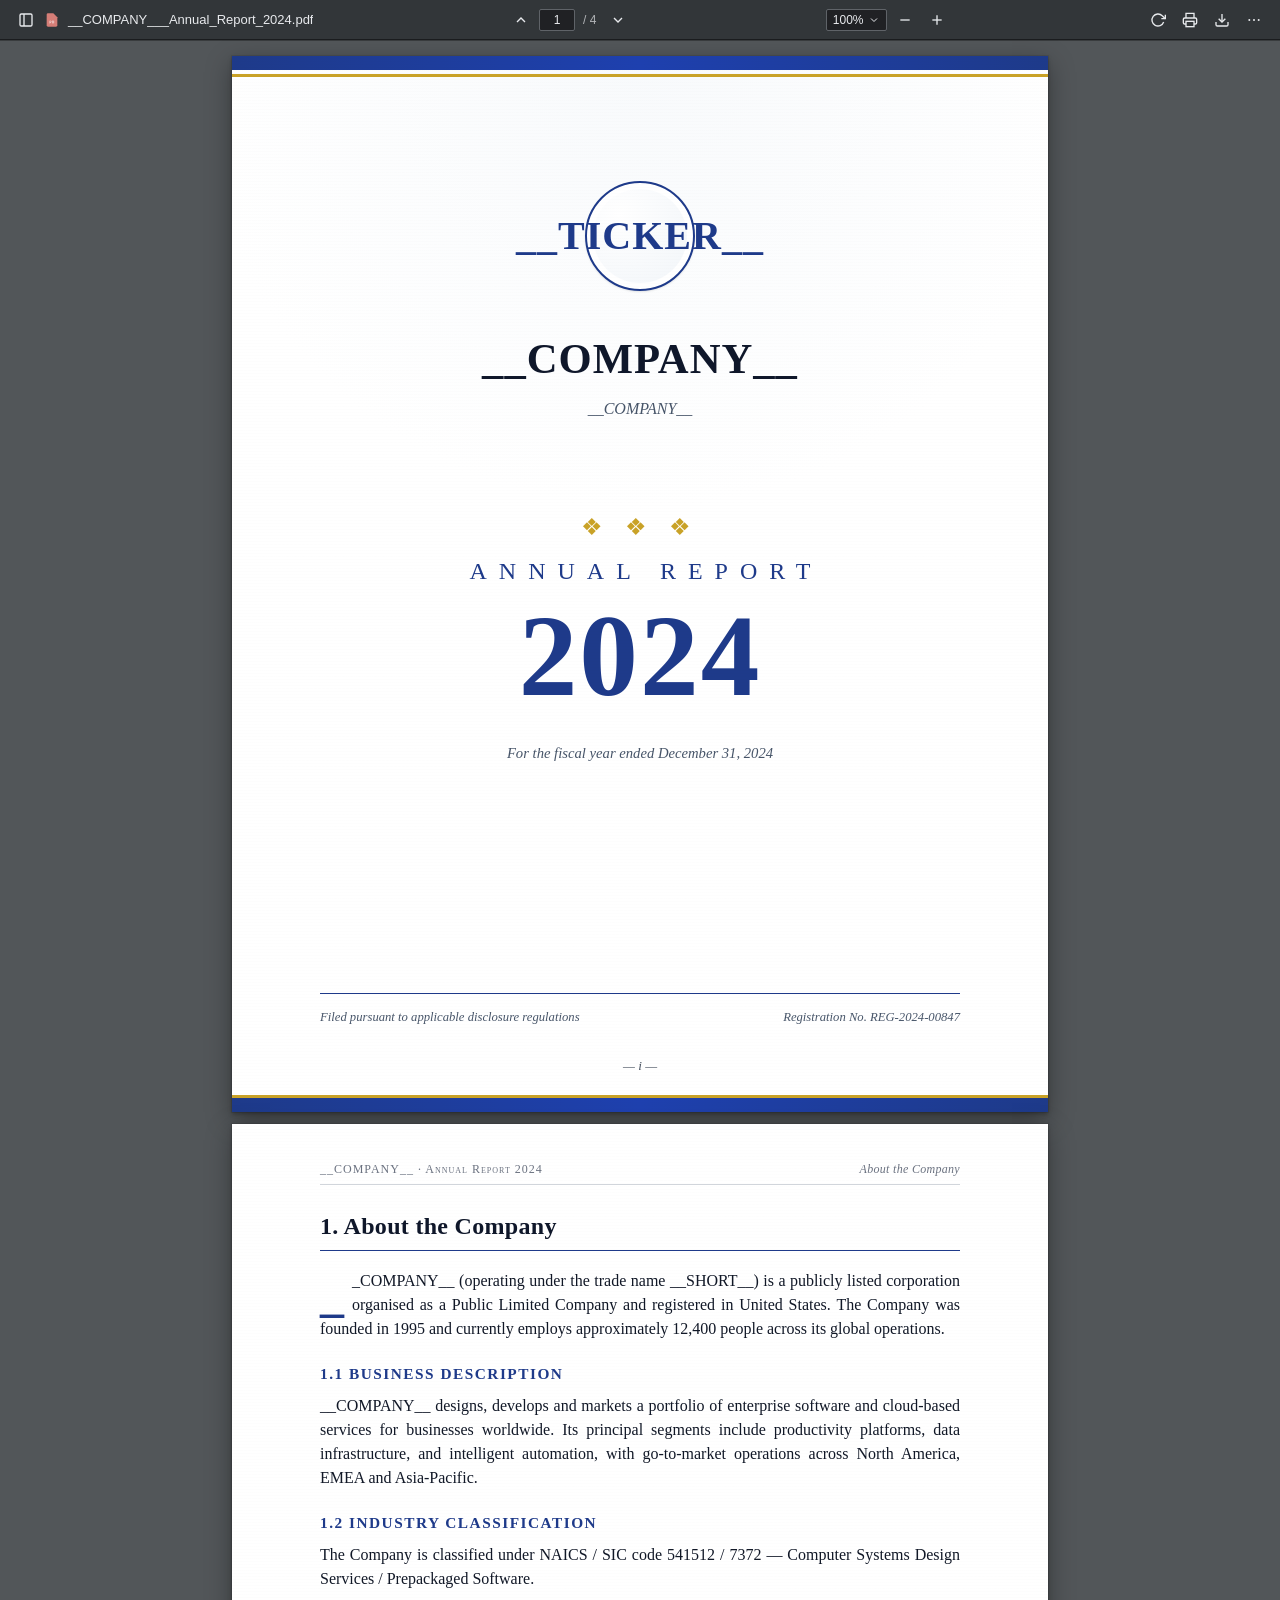
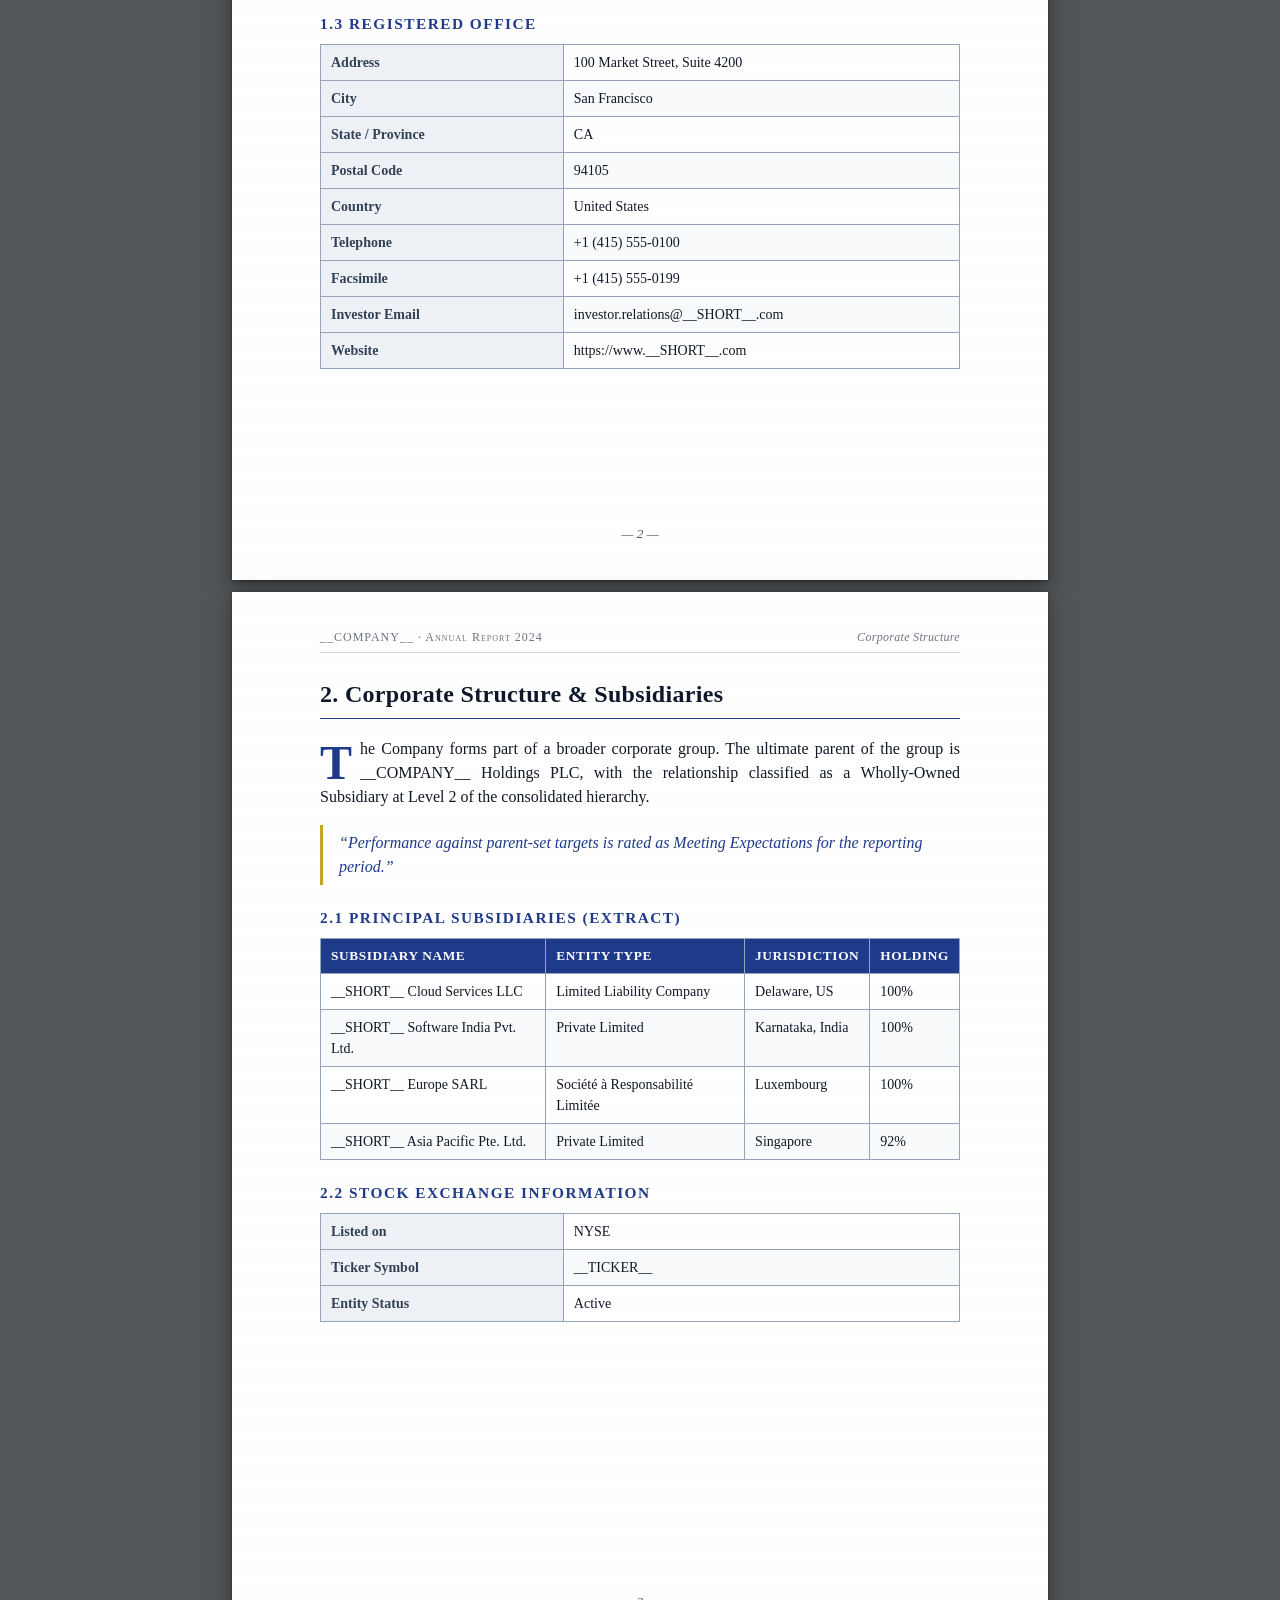
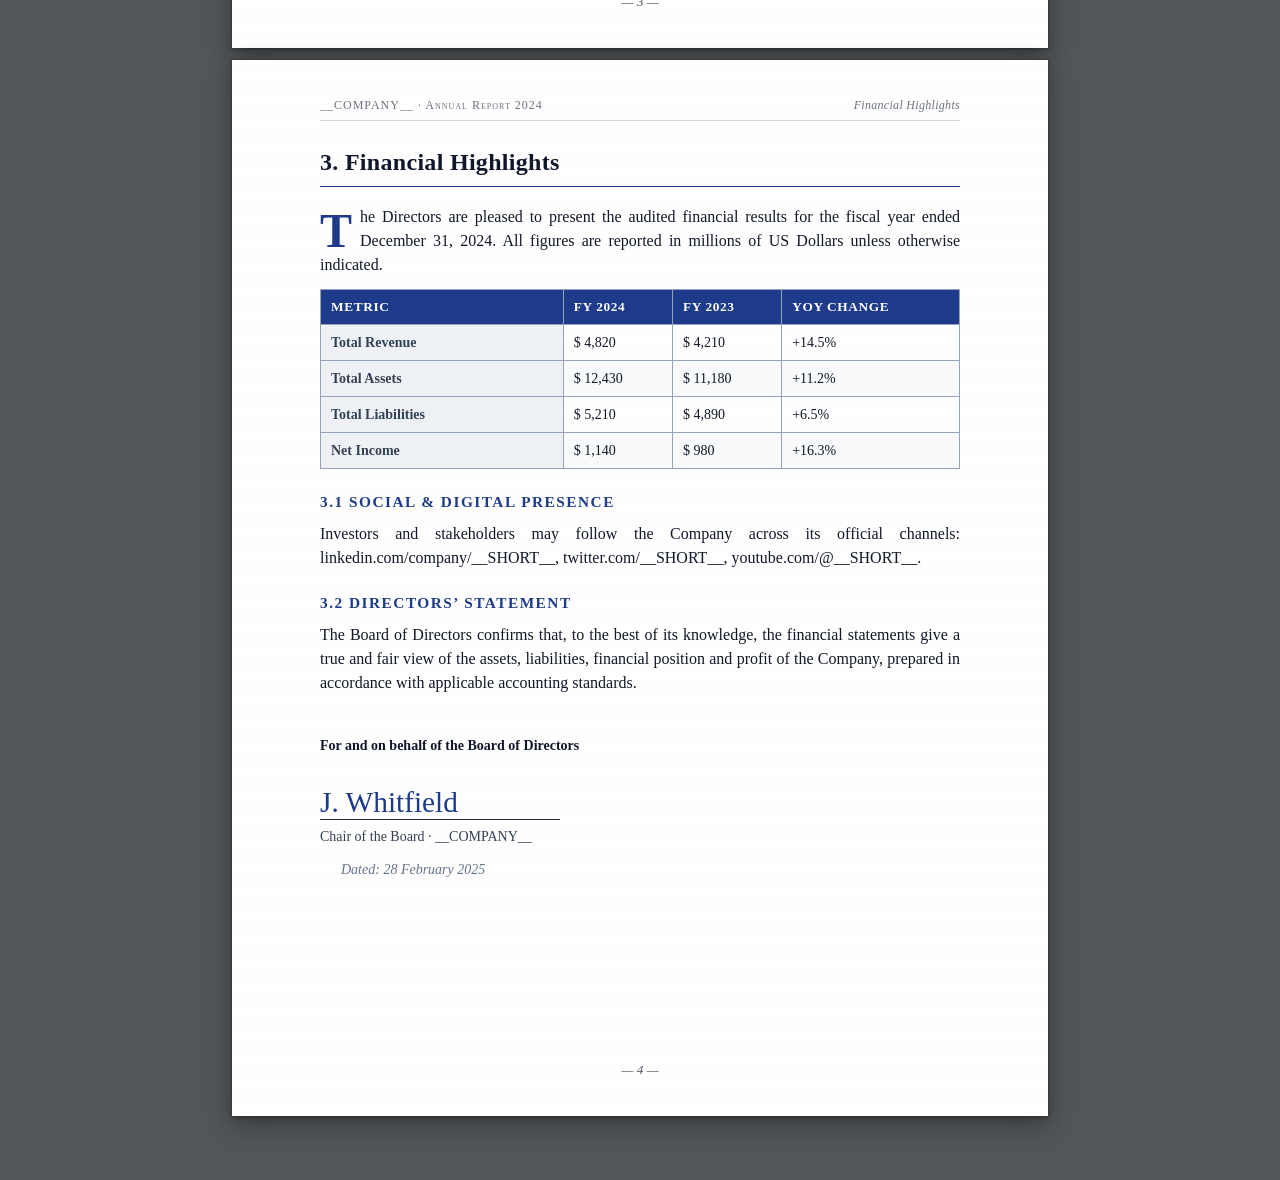
<file: public/snapshots/annual-report.html>
<!DOCTYPE html>
<html lang="en">
<head>
<meta charset="UTF-8" />
<title>Annual Report 2024.pdf</title>
<style>
  * { box-sizing: border-box; }
  html, body {
    margin: 0; padding: 0;
    background: #525659;
    font-family: 'Times New Roman', Times, Georgia, serif;
    color: #1a1a1a;
    -webkit-font-smoothing: antialiased;
  }

  /* ── PDF Reader Chrome (Chrome/Edge built-in viewer style) ───── */
  .pdf-toolbar {
    position: sticky; top: 0; z-index: 20;
    background: #323639; color: #e8eaed;
    display: flex; align-items: center; justify-content: space-between;
    padding: 0 12px; height: 40px;
    font-family: 'Segoe UI', Roboto, Arial, sans-serif; font-size: 13px;
    border-bottom: 1px solid #1a1c1e;
    box-shadow: 0 1px 0 rgba(0,0,0,0.3);
  }
  .pdf-toolbar .group { display: flex; align-items: center; gap: 4px; }
  .pdf-toolbar .filename {
    display: flex; align-items: center; gap: 8px;
    max-width: 420px; overflow: hidden; text-overflow: ellipsis; white-space: nowrap;
  }
  .pdf-toolbar .filename svg { width: 16px; height: 16px; flex-shrink: 0; color: #f28b82; }
  .pdf-toolbar .pageinput {
    background: #202124; border: 1px solid #5f6368; color: #e8eaed;
    width: 36px; height: 22px; text-align: center; border-radius: 2px; font-size: 12px;
  }
  .pdf-toolbar .of { font-size: 12px; opacity: 0.7; margin: 0 4px; }
  .pdf-toolbar .zoom {
    background: #202124; border: 1px solid #5f6368; color: #e8eaed;
    height: 22px; padding: 0 6px; border-radius: 2px; font-size: 12px;
    display: inline-flex; align-items: center; gap: 4px;
  }
  .pdf-toolbar button {
    background: transparent; border: none; color: #e8eaed;
    width: 28px; height: 28px; border-radius: 50%; cursor: pointer;
    display: inline-flex; align-items: center; justify-content: center;
    transition: background 0.15s;
  }
  .pdf-toolbar button:hover { background: rgba(255,255,255,0.08); }
  .pdf-toolbar button svg { width: 16px; height: 16px; }

  /* ── Pages container ───────────────────────────────────────── */
  .pages-wrap {
    padding: 16px 0 64px;
    display: flex; flex-direction: column; align-items: center; gap: 12px;
  }

  .page {
    width: 816px;            /* US Letter @ 96dpi: 8.5in × 96 */
    max-width: calc(100% - 24px);
    min-height: 1056px;      /* 11in × 96 */
    background: #ffffff;
    box-shadow:
      0 0 0 1px rgba(0,0,0,0.08),
      0 2px 4px rgba(0,0,0,0.25),
      0 8px 24px rgba(0,0,0,0.35);
    padding: 84px 88px 96px;
    position: relative;
    font-size: 12pt;
    line-height: 1.5;
    color: #111827;
  }

  .page-num {
    position: absolute; bottom: 36px; left: 0; right: 0;
    text-align: center;
    font-family: 'Times New Roman', Times, serif;
    font-size: 10pt; color: #4b5563;
    font-style: italic;
  }
  .page-header {
    position: absolute; top: 36px; left: 88px; right: 88px;
    display: flex; justify-content: space-between; align-items: baseline;
    font-family: 'Times New Roman', Times, serif;
    font-size: 9pt; color: #6b7280;
    border-bottom: 0.5px solid #d1d5db;
    padding-bottom: 6px;
    letter-spacing: 0.3px;
  }
  .page-header .left { font-variant: small-caps; letter-spacing: 1px; }
  .page-header .right { font-style: italic; }

  /* ── COVER PAGE ───────────────────────────────────────────── */
  .cover {
    padding: 0;
    display: flex; flex-direction: column;
    background:
      radial-gradient(circle at 50% 0%, #f8fafc 0%, #ffffff 40%),
      #ffffff;
  }
  .cover-band-top {
    height: 14px;
    background: linear-gradient(90deg, #1e3a8a 0%, #1e40af 50%, #1e3a8a 100%);
  }
  .cover-band-thin {
    height: 3px; background: #c9a227; margin-top: 4px;
  }
  .cover-inner {
    flex: 1;
    padding: 80px 88px 64px;
    display: flex; flex-direction: column;
  }
  .cover .crest {
    width: 110px; height: 110px; margin: 24px auto 28px;
    border: 2.5px solid #1e3a8a; border-radius: 50%;
    display: flex; align-items: center; justify-content: center;
    font-family: 'Garamond', 'Times New Roman', serif;
    font-weight: bold; color: #1e3a8a; font-size: 30pt; letter-spacing: 1px;
    background: radial-gradient(circle at 30% 30%, #ffffff 0%, #f1f5f9 100%);
    box-shadow: inset 0 0 0 6px #ffffff, 0 1px 2px rgba(0,0,0,0.1);
  }
  .cover h1 {
    text-align: center;
    font-family: 'Garamond', 'Times New Roman', serif;
    font-size: 32pt; color: #0f172a; margin: 8px 0 6px;
    letter-spacing: 1px; font-weight: 600;
  }
  .cover .subtitle {
    text-align: center; font-size: 12pt; color: #475569;
    font-style: italic; margin-bottom: 56px;
    font-family: 'Garamond', 'Times New Roman', serif;
  }
  .cover .report-title {
    text-align: center;
    font-family: 'Garamond', 'Times New Roman', serif;
    font-size: 18pt; font-weight: 400; color: #1e3a8a;
    margin-bottom: 0; letter-spacing: 12px; padding-left: 12px;
    text-transform: uppercase;
  }
  .cover .report-year {
    text-align: center;
    font-family: 'Garamond', 'Times New Roman', serif;
    font-size: 88pt; color: #1e3a8a; font-weight: 700;
    margin: 8px 0 12px; letter-spacing: 2px; line-height: 1;
  }
  .cover .fy-line {
    text-align: center; color: #475569;
    font-family: 'Times New Roman', Times, serif;
    font-size: 11pt; font-style: italic;
    margin-top: 16px;
  }
  .cover .ornament {
    text-align: center; color: #c9a227; font-size: 18pt;
    margin: 32px 0 8px; letter-spacing: 8px;
  }
  .cover-spacer { flex: 1; }
  .cover .footer-info {
    border-top: 1.5px solid #1e3a8a; padding-top: 14px;
    font-family: 'Times New Roman', Times, serif;
    font-size: 9.5pt; color: #475569;
    display: flex; justify-content: space-between;
    font-style: italic;
  }
  .cover-band-bottom {
    height: 14px;
    background: linear-gradient(90deg, #1e3a8a 0%, #1e40af 50%, #1e3a8a 100%);
  }

  /* ── Content typography ──────────────────────────────────── */
  h2.section {
    font-family: 'Garamond', 'Times New Roman', serif;
    color: #0f172a;
    font-size: 18pt; font-weight: 600;
    border-bottom: 1.5px solid #1e3a8a;
    padding-bottom: 6px; margin: 0 0 18px;
    letter-spacing: 0.3px;
  }
  h3.subhead {
    font-family: 'Garamond', 'Times New Roman', serif;
    color: #1e3a8a;
    font-size: 11.5pt; margin: 22px 0 8px;
    text-transform: uppercase; letter-spacing: 1.5px;
    font-weight: 600;
  }
  p {
    margin: 0 0 12px; text-align: justify;
    text-indent: 0;
    hyphens: auto;
  }
  p + p { text-indent: 1.5em; }

  /* Drop cap on first paragraph of a section */
  .lead::first-letter {
    font-family: 'Garamond', 'Times New Roman', serif;
    font-size: 36pt; font-weight: 700; color: #1e3a8a;
    float: left; line-height: 0.9; padding: 4px 8px 0 0;
  }

  table.entity-table {
    width: 100%; border-collapse: collapse; margin-top: 8px;
    font-size: 10.5pt; font-family: 'Times New Roman', Times, serif;
  }
  table.entity-table th, table.entity-table td {
    border: 0.75px solid #94a3b8; padding: 7px 10px;
    text-align: left; vertical-align: top;
  }
  table.entity-table th {
    background: #1e3a8a; color: #ffffff;
    font-family: 'Garamond', 'Times New Roman', serif;
    font-size: 10pt; text-transform: uppercase; letter-spacing: 0.6px;
    font-weight: 600;
  }
  table.entity-table tbody tr:nth-child(even) td { background: #f8fafc; }
  table.entity-table td.lbl {
    background: #eef2f7 !important; font-weight: 600; width: 38%;
    color: #334155;
    font-family: 'Garamond', 'Times New Roman', serif;
    font-size: 10.5pt;
  }
  ul.subs { padding-left: 20px; margin: 4px 0 12px; }
  ul.subs li { margin-bottom: 4px; }

  .pull-quote {
    border-left: 3px solid #c9a227;
    padding: 6px 0 6px 16px;
    color: #1e3a8a;
    font-style: italic;
    margin: 16px 0;
    font-size: 12pt;
    font-family: 'Garamond', 'Times New Roman', serif;
  }

  .signature {
    margin-top: 40px;
    font-family: 'Times New Roman', Times, serif;
    font-size: 10.5pt; color: #334155;
  }
  .signature .name {
    font-weight: bold; color: #0f172a;
    font-family: 'Garamond', 'Times New Roman', serif;
  }
  .sig-line {
    width: 240px; border-bottom: 1px solid #1f2937;
    margin: 32px 0 6px;
    font-family: 'Brush Script MT', 'Lucida Handwriting', cursive;
    font-size: 22pt; color: #1e3a8a;
    line-height: 1; padding-bottom: 2px;
  }

  /* Subtle paper texture */
  .page::before {
    content: ""; position: absolute; inset: 0; pointer-events: none;
    background:
      repeating-linear-gradient(0deg, rgba(0,0,0,0.012) 0px, rgba(0,0,0,0.012) 1px, transparent 1px, transparent 3px);
    opacity: 0.6;
  }

  /* Highlight styles applied by parent frame */
  .__xdas_hl__ {
    background: #fde047 !important;
    outline: 2px solid #f59e0b !important;
    border-radius: 3px !important;
    padding: 1px 3px !important;
    box-shadow: 0 0 0 4px rgba(253, 224, 71, 0.35) !important;
  }
  @keyframes __xdas_pulse__ { 0%,100% { box-shadow: 0 0 0 4px rgba(253, 224, 71, 0.35);} 50% { box-shadow: 0 0 0 10px rgba(253, 224, 71, 0.15);} }
  .__xdas_hl_pulse__ { animation: __xdas_pulse__ 1.4s ease-in-out infinite; }
</style>
</head>
<body>

<div class="pdf-toolbar">
  <div class="group">
    <button title="Sidebar">
      <svg viewBox="0 0 24 24" fill="none" stroke="currentColor" stroke-width="2"><rect x="3" y="3" width="18" height="18" rx="2"/><line x1="9" y1="3" x2="9" y2="21"/></svg>
    </button>
    <div class="filename">
      <svg viewBox="0 0 24 24" fill="currentColor"><path d="M14 2H6a2 2 0 0 0-2 2v16a2 2 0 0 0 2 2h12a2 2 0 0 0 2-2V8l-6-6z" opacity="0.85"/><path fill="#fff" d="M8.5 13h1.2c.9 0 1.4.5 1.4 1.3 0 .8-.5 1.3-1.4 1.3H9.2v1.5h-.7V13zm.7 2h.5c.5 0 .7-.2.7-.7s-.2-.7-.7-.7h-.5V15zm3.1-2h1.3c1.1 0 1.7.7 1.7 2s-.6 2-1.7 2h-1.3v-4zm.7 3.4h.5c.7 0 1.1-.4 1.1-1.4s-.4-1.4-1.1-1.4h-.5v2.8z" font-size="3"/></svg>
      <span><span data-field="companyName">__COMPANY__</span>_Annual_Report_2024.pdf</span>
    </div>
  </div>
  <div class="group">
    <button title="Previous page"><svg viewBox="0 0 24 24" fill="none" stroke="currentColor" stroke-width="2"><polyline points="18 15 12 9 6 15"/></svg></button>
    <input class="pageinput" value="1" />
    <span class="of">/ 4</span>
    <button title="Next page"><svg viewBox="0 0 24 24" fill="none" stroke="currentColor" stroke-width="2"><polyline points="6 9 12 15 18 9"/></svg></button>
  </div>
  <div class="group">
    <span class="zoom">100% <svg viewBox="0 0 24 24" fill="none" stroke="currentColor" stroke-width="2" style="width:12px;height:12px"><polyline points="6 9 12 15 18 9"/></svg></span>
    <button title="Zoom out"><svg viewBox="0 0 24 24" fill="none" stroke="currentColor" stroke-width="2"><line x1="5" y1="12" x2="19" y2="12"/></svg></button>
    <button title="Zoom in"><svg viewBox="0 0 24 24" fill="none" stroke="currentColor" stroke-width="2"><line x1="12" y1="5" x2="12" y2="19"/><line x1="5" y1="12" x2="19" y2="12"/></svg></button>
  </div>
  <div class="group">
    <button title="Rotate"><svg viewBox="0 0 24 24" fill="none" stroke="currentColor" stroke-width="2"><polyline points="23 4 23 10 17 10"/><path d="M20.49 15a9 9 0 1 1-2.12-9.36L23 10"/></svg></button>
    <button title="Print"><svg viewBox="0 0 24 24" fill="none" stroke="currentColor" stroke-width="2"><polyline points="6 9 6 2 18 2 18 9"/><path d="M6 18H4a2 2 0 0 1-2-2v-5a2 2 0 0 1 2-2h16a2 2 0 0 1 2 2v5a2 2 0 0 1-2 2h-2"/><rect x="6" y="14" width="12" height="8"/></svg></button>
    <button title="Download"><svg viewBox="0 0 24 24" fill="none" stroke="currentColor" stroke-width="2"><path d="M21 15v4a2 2 0 0 1-2 2H5a2 2 0 0 1-2-2v-4"/><polyline points="7 10 12 15 17 10"/><line x1="12" y1="15" x2="12" y2="3"/></svg></button>
    <button title="More"><svg viewBox="0 0 24 24" fill="currentColor"><circle cx="5" cy="12" r="1.5"/><circle cx="12" cy="12" r="1.5"/><circle cx="19" cy="12" r="1.5"/></svg></button>
  </div>
</div>

<div class="pages-wrap">

  <!-- PAGE 1 — COVER -->
  <div class="page cover">
    <div class="cover-band-top"></div>
    <div class="cover-band-thin"></div>
    <div class="cover-inner">
      <div class="crest"><span data-field="ticker">__TICKER__</span></div>
      <h1 data-field="companyName">__COMPANY__</h1>
      <div class="subtitle"><span data-field="legalName">__COMPANY__</span></div>

      <div class="ornament">❖ ❖ ❖</div>
      <div class="report-title">Annual Report</div>
      <div class="report-year">2024</div>

      <div class="fy-line">
        For the fiscal year ended <span data-field="fiscalYearEnd">December 31, 2024</span>
      </div>

      <div class="cover-spacer"></div>

      <div class="footer-info">
        <span>Filed pursuant to applicable disclosure regulations</span>
        <span>Registration No. <span data-field="registrationId">REG-2024-00847</span></span>
      </div>
    </div>
    <div class="cover-band-thin"></div>
    <div class="cover-band-bottom"></div>
    <div class="page-num">— i —</div>
  </div>

  <!-- PAGE 2 — ABOUT THE COMPANY -->
  <div class="page">
    <div class="page-header">
      <span class="left"><span data-field="companyName">__COMPANY__</span> · Annual Report 2024</span>
      <span class="right">About the Company</span>
    </div>

    <h2 class="section">1. About the Company</h2>
    <p class="lead">
      <span data-field="legalName">__COMPANY__</span> (operating under the trade name
      <span data-field="tradeName">__SHORT__</span>) is a publicly listed corporation
      organised as a <span data-field="orgType">Public Limited Company</span> and registered in
      <span data-field="country">United States</span>. The Company was founded in
      <span data-field="foundationYear">1995</span> and currently employs approximately
      <span data-field="numEmployees">12,400</span> people across its global operations.
    </p>

    <h3 class="subhead">1.1  Business Description</h3>
    <p data-field="description">
      __COMPANY__ designs, develops and markets a portfolio of enterprise software and
      cloud-based services for businesses worldwide. Its principal segments include
      productivity platforms, data infrastructure, and intelligent automation, with
      go-to-market operations across North America, EMEA and Asia-Pacific.
    </p>

    <h3 class="subhead">1.2  Industry Classification</h3>
    <p>The Company is classified under NAICS / SIC code <span data-field="naicsSic">541512 / 7372</span> —
       Computer Systems Design Services / Prepackaged Software.</p>

    <h3 class="subhead">1.3  Registered Office</h3>
    <table class="entity-table">
      <tr><td class="lbl">Address</td><td><span data-field="address">100 Market Street, Suite 4200</span></td></tr>
      <tr><td class="lbl">City</td><td><span data-field="city">San Francisco</span></td></tr>
      <tr><td class="lbl">State / Province</td><td><span data-field="state">CA</span></td></tr>
      <tr><td class="lbl">Postal Code</td><td><span data-field="postalCode">94105</span></td></tr>
      <tr><td class="lbl">Country</td><td><span data-field="country">United States</span></td></tr>
      <tr><td class="lbl">Telephone</td><td><span data-field="phone">+1 (415) 555-0100</span></td></tr>
      <tr><td class="lbl">Facsimile</td><td><span data-field="fax">+1 (415) 555-0199</span></td></tr>
      <tr><td class="lbl">Investor Email</td><td><span data-field="email">investor.relations@__SHORT__.com</span></td></tr>
      <tr><td class="lbl">Website</td><td><span data-field="website">https://www.__SHORT__.com</span></td></tr>
    </table>
    <div class="page-num">— 2 —</div>
  </div>

  <!-- PAGE 3 — CORPORATE STRUCTURE -->
  <div class="page">
    <div class="page-header">
      <span class="left"><span data-field="companyName">__COMPANY__</span> · Annual Report 2024</span>
      <span class="right">Corporate Structure</span>
    </div>

    <h2 class="section">2. Corporate Structure &amp; Subsidiaries</h2>
    <p class="lead">
      The Company forms part of a broader corporate group. The ultimate parent of the
      group is <span data-field="ultimateParent">__COMPANY__ Holdings PLC</span>, with the
      relationship classified as a <span data-field="relationshipType">Wholly-Owned Subsidiary</span>
      at <span data-field="hierarchyLevel">Level 2</span> of the consolidated hierarchy.
    </p>

    <div class="pull-quote">
      “Performance against parent-set targets is rated as
      <span data-field="perfExpectation">Meeting Expectations</span> for the reporting period.”
    </div>

    <h3 class="subhead">2.1  Principal Subsidiaries (extract)</h3>
    <table class="entity-table">
      <thead>
        <tr><th>Subsidiary Name</th><th>Entity Type</th><th>Jurisdiction</th><th>Holding</th></tr>
      </thead>
      <tbody>
        <tr><td><span data-field="subsidiary">__SHORT__ Cloud Services LLC</span></td><td><span data-field="entityType">Limited Liability Company</span></td><td>Delaware, US</td><td>100%</td></tr>
        <tr><td>__SHORT__ Software India Pvt. Ltd.</td><td>Private Limited</td><td>Karnataka, India</td><td>100%</td></tr>
        <tr><td>__SHORT__ Europe SARL</td><td>Société à Responsabilité Limitée</td><td>Luxembourg</td><td>100%</td></tr>
        <tr><td>__SHORT__ Asia Pacific Pte. Ltd.</td><td>Private Limited</td><td>Singapore</td><td>92%</td></tr>
      </tbody>
    </table>

    <h3 class="subhead">2.2  Stock Exchange Information</h3>
    <table class="entity-table">
      <tr><td class="lbl">Listed on</td><td><span data-field="exchange">NYSE</span></td></tr>
      <tr><td class="lbl">Ticker Symbol</td><td><span data-field="ticker">__TICKER__</span></td></tr>
      <tr><td class="lbl">Entity Status</td><td><span data-field="entityStatus">Active</span></td></tr>
    </table>
    <div class="page-num">— 3 —</div>
  </div>

  <!-- PAGE 4 — FINANCIAL HIGHLIGHTS & SIGN-OFF -->
  <div class="page">
    <div class="page-header">
      <span class="left"><span data-field="companyName">__COMPANY__</span> · Annual Report 2024</span>
      <span class="right">Financial Highlights</span>
    </div>

    <h2 class="section">3. Financial Highlights</h2>
    <p class="lead">
      The Directors are pleased to present the audited financial results for the fiscal
      year ended <span data-field="fiscalYearEnd">December 31, 2024</span>. All figures are
      reported in millions of US Dollars unless otherwise indicated.
    </p>

    <table class="entity-table">
      <thead>
        <tr><th>Metric</th><th>FY 2024</th><th>FY 2023</th><th>YoY Change</th></tr>
      </thead>
      <tbody>
        <tr><td class="lbl">Total Revenue</td><td><span data-field="revenue">$ 4,820</span></td><td>$ 4,210</td><td>+14.5%</td></tr>
        <tr><td class="lbl">Total Assets</td><td><span data-field="assets">$ 12,430</span></td><td>$ 11,180</td><td>+11.2%</td></tr>
        <tr><td class="lbl">Total Liabilities</td><td><span data-field="liabilities">$ 5,210</span></td><td>$ 4,890</td><td>+6.5%</td></tr>
        <tr><td class="lbl">Net Income</td><td><span data-field="netIncome">$ 1,140</span></td><td>$ 980</td><td>+16.3%</td></tr>
      </tbody>
    </table>

    <h3 class="subhead">3.1  Social &amp; Digital Presence</h3>
    <p>
      Investors and stakeholders may follow the Company across its official channels:
      <span data-field="socialMedia">linkedin.com/company/__SHORT__, twitter.com/__SHORT__, youtube.com/@__SHORT__</span>.
    </p>

    <h3 class="subhead">3.2  Directors’ Statement</h3>
    <p>
      The Board of Directors confirms that, to the best of its knowledge, the financial
      statements give a true and fair view of the assets, liabilities, financial position
      and profit of the Company, prepared in accordance with applicable accounting standards.
    </p>

    <div class="signature">
      <p class="name">For and on behalf of the Board of Directors</p>
      <div class="sig-line">J. Whitfield</div>
      <p>Chair of the Board · <span data-field="companyName">__COMPANY__</span></p>
      <p style="color:#64748b; font-style: italic;">Dated: 28 February 2025</p>
    </div>
    <div class="page-num">— 4 —</div>
  </div>

</div>

</body>
</html>
</file>
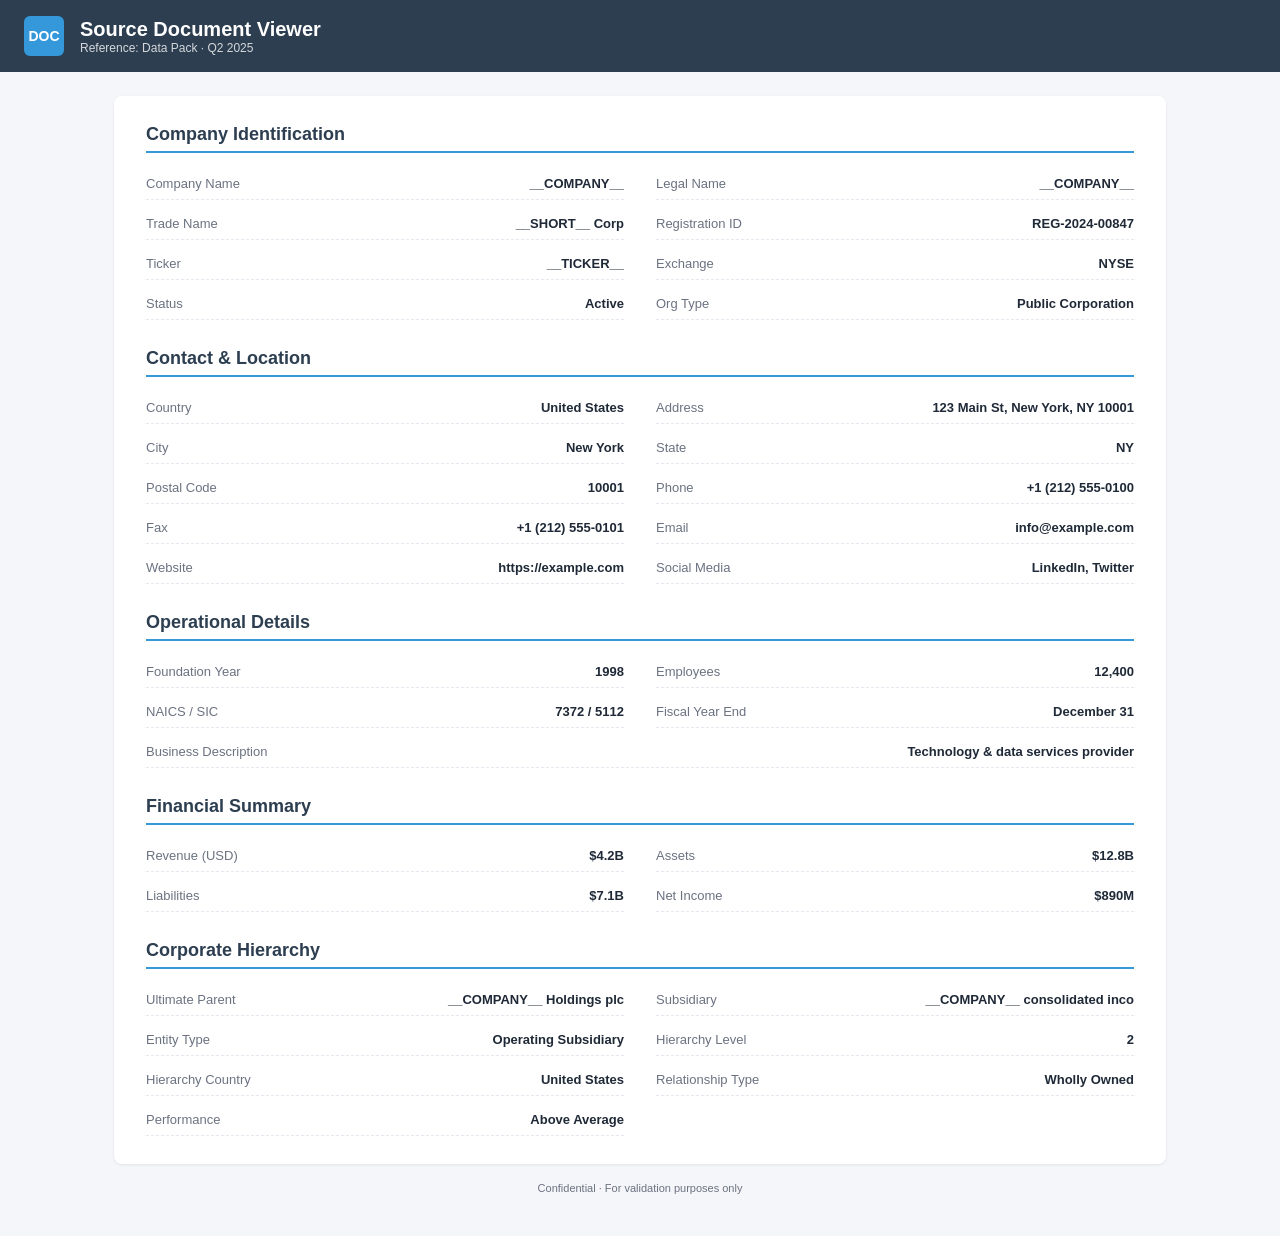
<file: public/snapshots/generic.html>
<!DOCTYPE html>
<html lang="en">
<head>
<meta charset="UTF-8" />
<title>Source Document</title>
<style>
  * { box-sizing: border-box; }
  body { margin: 0; font-family: 'Segoe UI', Arial, sans-serif; background: #f4f6f9; color: #222; font-size: 14px; }
  header { background: #2c3e50; color: #fff; padding: 16px 24px; display: flex; align-items: center; gap: 16px; }
  header .logo { width: 40px; height: 40px; background: #3498db; border-radius: 6px; display: flex; align-items: center; justify-content: center; font-weight: bold; }
  header h1 { margin: 0; font-size: 20px; }
  header .sub { font-size: 12px; opacity: 0.8; }
  .container { max-width: 1100px; margin: 24px auto; padding: 0 24px; }
  .doc { background: #fff; border-radius: 8px; box-shadow: 0 1px 3px rgba(0,0,0,0.08); padding: 28px 32px; }
  h2 { color: #2c3e50; font-size: 18px; border-bottom: 2px solid #3498db; padding-bottom: 6px; margin-top: 28px; }
  h2:first-child { margin-top: 0; }
  .grid { display: grid; grid-template-columns: 1fr 1fr; gap: 8px 32px; }
  .row { display: flex; justify-content: space-between; padding: 8px 0; border-bottom: 1px dashed #e5e8ee; font-size: 13px; }
  .row .lbl { color: #6b7280; }
  .row .val { font-weight: 600; color: #1f2937; text-align: right; }
  footer { text-align: center; padding: 18px; color: #6b7280; font-size: 11px; }
  .__xdas_hl__ {
    background: #fde047 !important;
    outline: 2px solid #f59e0b !important;
    border-radius: 3px !important;
    padding: 1px 3px !important;
    box-shadow: 0 0 0 4px rgba(253, 224, 71, 0.35) !important;
  }
  @keyframes __xdas_pulse__ { 0%,100% { box-shadow: 0 0 0 4px rgba(253, 224, 71, 0.35);} 50% { box-shadow: 0 0 0 10px rgba(253, 224, 71, 0.15);} }
  .__xdas_hl_pulse__ { animation: __xdas_pulse__ 1.4s ease-in-out infinite; }
</style>
</head>
<body>
  <header>
    <div class="logo">DOC</div>
    <div>
      <h1>Source Document Viewer</h1>
      <div class="sub">Reference: <span data-field="documentType">Data Pack</span> &middot; <span data-field="reportingPeriod">Q2 2025</span></div>
    </div>
  </header>
  <div class="container">
    <div class="doc">
      <h2>Company Identification</h2>
      <div class="grid">
        <div class="row"><span class="lbl">Company Name</span><span class="val" data-field="companyName">__COMPANY__</span></div>
        <div class="row"><span class="lbl">Legal Name</span><span class="val" data-field="legalName">__COMPANY__</span></div>
        <div class="row"><span class="lbl">Trade Name</span><span class="val" data-field="tradeName">__SHORT__ Corp</span></div>
        <div class="row"><span class="lbl">Registration ID</span><span class="val" data-field="registrationId">REG-2024-00847</span></div>
        <div class="row"><span class="lbl">Ticker</span><span class="val" data-field="ticker">__TICKER__</span></div>
        <div class="row"><span class="lbl">Exchange</span><span class="val" data-field="exchange">NYSE</span></div>
        <div class="row"><span class="lbl">Status</span><span class="val" data-field="entityStatus">Active</span></div>
        <div class="row"><span class="lbl">Org Type</span><span class="val" data-field="orgType">Public Corporation</span></div>
      </div>

      <h2>Contact &amp; Location</h2>
      <div class="grid">
        <div class="row"><span class="lbl">Country</span><span class="val" data-field="country">United States</span></div>
        <div class="row"><span class="lbl">Address</span><span class="val" data-field="address">123 Main St, New York, NY 10001</span></div>
        <div class="row"><span class="lbl">City</span><span class="val" data-field="city">New York</span></div>
        <div class="row"><span class="lbl">State</span><span class="val" data-field="state">NY</span></div>
        <div class="row"><span class="lbl">Postal Code</span><span class="val" data-field="postalCode">10001</span></div>
        <div class="row"><span class="lbl">Phone</span><span class="val" data-field="phone">+1 (212) 555-0100</span></div>
        <div class="row"><span class="lbl">Fax</span><span class="val" data-field="fax">+1 (212) 555-0101</span></div>
        <div class="row"><span class="lbl">Email</span><span class="val" data-field="email">info@example.com</span></div>
        <div class="row"><span class="lbl">Website</span><span class="val" data-field="website">https://example.com</span></div>
        <div class="row"><span class="lbl">Social Media</span><span class="val" data-field="socialMedia">LinkedIn, Twitter</span></div>
      </div>

      <h2>Operational Details</h2>
      <div class="grid">
        <div class="row"><span class="lbl">Foundation Year</span><span class="val" data-field="foundationYear">1998</span></div>
        <div class="row"><span class="lbl">Employees</span><span class="val" data-field="numEmployees">12,400</span></div>
        <div class="row"><span class="lbl">NAICS / SIC</span><span class="val" data-field="naicsSic">7372 / 5112</span></div>
        <div class="row"><span class="lbl">Fiscal Year End</span><span class="val" data-field="fiscalYearEnd">December 31</span></div>
        <div class="row" style="grid-column: span 2;"><span class="lbl">Business Description</span><span class="val" data-field="description" style="text-align:right; max-width:60%;">Technology &amp; data services provider</span></div>
      </div>

      <h2>Financial Summary</h2>
      <div class="grid">
        <div class="row"><span class="lbl">Revenue (USD)</span><span class="val" data-field="revenue">$4.2B</span></div>
        <div class="row"><span class="lbl">Assets</span><span class="val" data-field="assets">$12.8B</span></div>
        <div class="row"><span class="lbl">Liabilities</span><span class="val" data-field="liabilities">$7.1B</span></div>
        <div class="row"><span class="lbl">Net Income</span><span class="val" data-field="netIncome">$890M</span></div>
      </div>

      <h2>Corporate Hierarchy</h2>
      <div class="grid">
        <div class="row"><span class="lbl">Ultimate Parent</span><span class="val" data-field="ultimateParent">__COMPANY__ Holdings plc</span></div>
        <div class="row"><span class="lbl">Subsidiary</span><span class="val" data-field="subsidiary">__COMPANY__ consolidated inco</span></div>
        <div class="row"><span class="lbl">Entity Type</span><span class="val" data-field="entityType">Operating Subsidiary</span></div>
        <div class="row"><span class="lbl">Hierarchy Level</span><span class="val" data-field="hierarchyLevel">2</span></div>
        <div class="row"><span class="lbl">Hierarchy Country</span><span class="val" data-field="hierCountry">United States</span></div>
        <div class="row"><span class="lbl">Relationship Type</span><span class="val" data-field="relationshipType">Wholly Owned</span></div>
        <div class="row"><span class="lbl">Performance</span><span class="val" data-field="perfExpectation">Above Average</span></div>
      </div>
    </div>
    <footer>Confidential &middot; For validation purposes only</footer>
  </div>
</body>
</html>
</file>
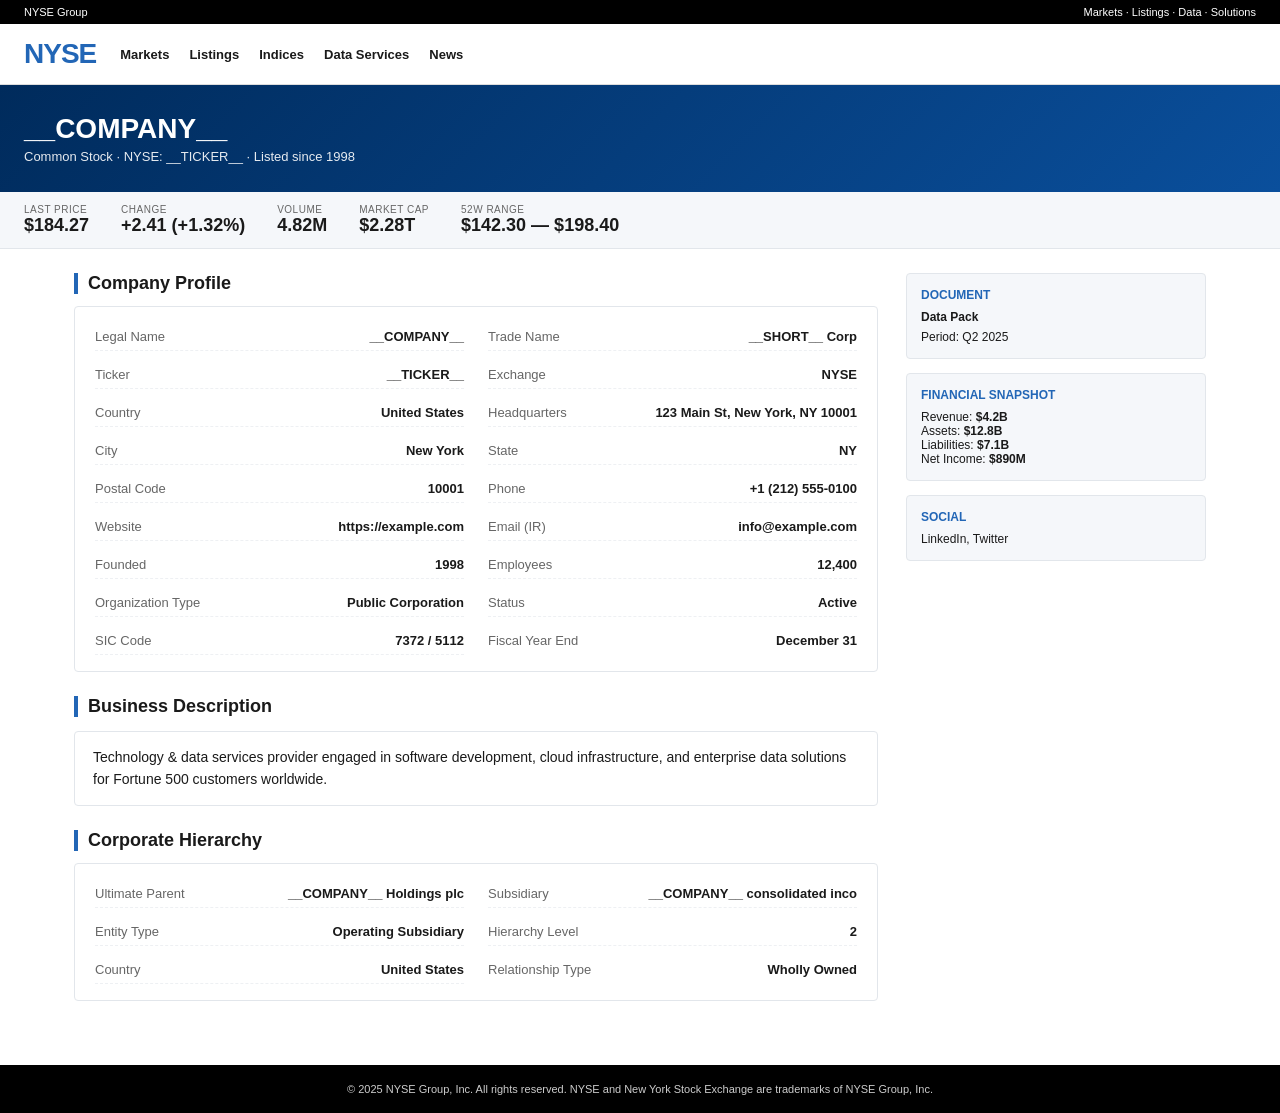
<file: public/snapshots/nyse.html>
<!DOCTYPE html>
<html lang="en">
<head>
<meta charset="UTF-8" />
<title>NYSE: Listed Company</title>
<style>
  * { box-sizing: border-box; }
  body { margin: 0; font-family: 'Helvetica Neue', Arial, sans-serif; background: #fff; color: #1a1a1a; font-size: 14px; }
  .ribbon { background: #000; color: #fff; padding: 6px 24px; font-size: 11px; display: flex; justify-content: space-between; }
  header.main { background: #fff; border-bottom: 1px solid #ddd; padding: 14px 24px; display: flex; align-items: center; gap: 24px; }
  header.main .logo { color: #2266b6; font-size: 28px; font-weight: 900; letter-spacing: -1px; }
  header.main nav a { color: #1a1a1a; text-decoration: none; margin-right: 20px; font-size: 13px; font-weight: 600; }
  .hero { background: linear-gradient(135deg, #002b5c, #0a4f9c); color: #fff; padding: 28px 24px; }
  .hero h1 { margin: 0 0 4px; font-size: 28px; }
  .hero .meta { font-size: 13px; opacity: 0.9; }
  .ticker-strip { background: #f5f7fa; border-bottom: 1px solid #e2e6eb; padding: 12px 24px; display: flex; gap: 32px; }
  .ticker-strip .stat { font-size: 12px; }
  .ticker-strip .stat .lbl { color: #666; display: block; font-size: 10px; text-transform: uppercase; letter-spacing: 0.5px; }
  .ticker-strip .stat .val { font-size: 18px; font-weight: bold; color: #1a1a1a; }
  .ticker-strip .up { color: #00a651; }
  .layout { max-width: 1180px; margin: 0 auto; padding: 24px; display: grid; grid-template-columns: 1fr 300px; gap: 28px; }
  section h2 { font-size: 18px; border-left: 4px solid #2266b6; padding-left: 10px; margin: 0 0 12px; }
  .info-grid { display: grid; grid-template-columns: 1fr 1fr; gap: 10px 24px; background: #fff; border: 1px solid #e2e6eb; padding: 16px 20px; border-radius: 4px; }
  .info-grid .row { display: flex; justify-content: space-between; border-bottom: 1px dashed #eef0f3; padding: 6px 0; font-size: 13px; }
  .info-grid .row:last-child { border-bottom: none; }
  .info-grid .lbl { color: #666; }
  .info-grid .val { font-weight: 600; }
  aside.right { font-size: 12px; }
  aside.right .card { background: #f5f7fa; border: 1px solid #e2e6eb; padding: 14px; border-radius: 4px; margin-bottom: 14px; }
  aside.right .card h4 { margin: 0 0 8px; font-size: 12px; text-transform: uppercase; color: #2266b6; }
  footer { background: #000; color: #ccc; padding: 18px 24px; font-size: 11px; text-align: center; margin-top: 40px; }
  .__xdas_hl__ {
    background: #fde047 !important;
    outline: 2px solid #f59e0b !important;
    border-radius: 3px !important;
    padding: 1px 3px !important;
    box-shadow: 0 0 0 4px rgba(253, 224, 71, 0.35) !important;
  }
  @keyframes __xdas_pulse__ { 0%,100% { box-shadow: 0 0 0 4px rgba(253, 224, 71, 0.35);} 50% { box-shadow: 0 0 0 10px rgba(253, 224, 71, 0.15);} }
  .__xdas_hl_pulse__ { animation: __xdas_pulse__ 1.4s ease-in-out infinite; }
</style>
</head>
<body>
  <div class="ribbon"><span>NYSE Group</span><span>Markets &middot; Listings &middot; Data &middot; Solutions</span></div>
  <header class="main">
    <div class="logo">NYSE</div>
    <nav><a href="#">Markets</a><a href="#">Listings</a><a href="#">Indices</a><a href="#">Data Services</a><a href="#">News</a></nav>
  </header>
  <div class="hero">
    <h1 data-field="companyName">__COMPANY__</h1>
    <div class="meta">Common Stock &middot; <span data-field="exchange">NYSE</span>: <span data-field="ticker">__TICKER__</span> &middot; Listed since 1998</div>
  </div>
  <div class="ticker-strip">
    <div class="stat"><span class="lbl">Last Price</span><span class="val up">$184.27</span></div>
    <div class="stat"><span class="lbl">Change</span><span class="val up">+2.41 (+1.32%)</span></div>
    <div class="stat"><span class="lbl">Volume</span><span class="val">4.82M</span></div>
    <div class="stat"><span class="lbl">Market Cap</span><span class="val">$2.28T</span></div>
    <div class="stat"><span class="lbl">52W Range</span><span class="val">$142.30 — $198.40</span></div>
  </div>

  <div class="layout">
    <section>
      <h2>Company Profile</h2>
      <div class="info-grid">
        <div class="row"><span class="lbl">Legal Name</span><span class="val" data-field="legalName">__COMPANY__</span></div>
        <div class="row"><span class="lbl">Trade Name</span><span class="val" data-field="tradeName">__SHORT__ Corp</span></div>
        <div class="row"><span class="lbl">Ticker</span><span class="val" data-field="ticker">__TICKER__</span></div>
        <div class="row"><span class="lbl">Exchange</span><span class="val" data-field="exchange">NYSE</span></div>
        <div class="row"><span class="lbl">Country</span><span class="val" data-field="country">United States</span></div>
        <div class="row"><span class="lbl">Headquarters</span><span class="val" data-field="address">123 Main St, New York, NY 10001</span></div>
        <div class="row"><span class="lbl">City</span><span class="val" data-field="city">New York</span></div>
        <div class="row"><span class="lbl">State</span><span class="val" data-field="state">NY</span></div>
        <div class="row"><span class="lbl">Postal Code</span><span class="val" data-field="postalCode">10001</span></div>
        <div class="row"><span class="lbl">Phone</span><span class="val" data-field="phone">+1 (212) 555-0100</span></div>
        <div class="row"><span class="lbl">Website</span><span class="val" data-field="website">https://example.com</span></div>
        <div class="row"><span class="lbl">Email (IR)</span><span class="val" data-field="email">info@example.com</span></div>
        <div class="row"><span class="lbl">Founded</span><span class="val" data-field="foundationYear">1998</span></div>
        <div class="row"><span class="lbl">Employees</span><span class="val" data-field="numEmployees">12,400</span></div>
        <div class="row"><span class="lbl">Organization Type</span><span class="val" data-field="orgType">Public Corporation</span></div>
        <div class="row"><span class="lbl">Status</span><span class="val" data-field="entityStatus">Active</span></div>
        <div class="row"><span class="lbl">SIC Code</span><span class="val" data-field="naicsSic">7372 / 5112</span></div>
        <div class="row"><span class="lbl">Fiscal Year End</span><span class="val" data-field="fiscalYearEnd">December 31</span></div>
      </div>

      <h2 style="margin-top:24px;">Business Description</h2>
      <p data-field="description" style="background:#fff; border:1px solid #e2e6eb; padding:14px 18px; border-radius:4px; line-height:1.6;">
        Technology &amp; data services provider engaged in software development, cloud infrastructure, and enterprise data solutions for Fortune 500 customers worldwide.
      </p>

      <h2 style="margin-top:24px;">Corporate Hierarchy</h2>
      <div class="info-grid">
        <div class="row"><span class="lbl">Ultimate Parent</span><span class="val" data-field="ultimateParent">__COMPANY__ Holdings plc</span></div>
        <div class="row"><span class="lbl">Subsidiary</span><span class="val" data-field="subsidiary">__COMPANY__ consolidated inco</span></div>
        <div class="row"><span class="lbl">Entity Type</span><span class="val" data-field="entityType">Operating Subsidiary</span></div>
        <div class="row"><span class="lbl">Hierarchy Level</span><span class="val" data-field="hierarchyLevel">2</span></div>
        <div class="row"><span class="lbl">Country</span><span class="val" data-field="hierCountry">United States</span></div>
        <div class="row"><span class="lbl">Relationship Type</span><span class="val" data-field="relationshipType">Wholly Owned</span></div>
      </div>
    </section>

    <aside class="right">
      <div class="card">
        <h4>Document</h4>
        <div><strong data-field="documentType">Data Pack</strong></div>
        <div style="margin-top:6px;">Period: <span data-field="reportingPeriod">Q2 2025</span></div>
      </div>
      <div class="card">
        <h4>Financial Snapshot</h4>
        <div>Revenue: <strong data-field="revenue">$4.2B</strong></div>
        <div>Assets: <strong data-field="assets">$12.8B</strong></div>
        <div>Liabilities: <strong data-field="liabilities">$7.1B</strong></div>
        <div>Net Income: <strong data-field="netIncome">$890M</strong></div>
      </div>
      <div class="card">
        <h4>Social</h4>
        <div data-field="socialMedia">LinkedIn, Twitter</div>
      </div>
    </aside>
  </div>
  <footer>&copy; 2025 NYSE Group, Inc. All rights reserved. NYSE and New York Stock Exchange are trademarks of NYSE Group, Inc.</footer>
</body>
</html>
</file>
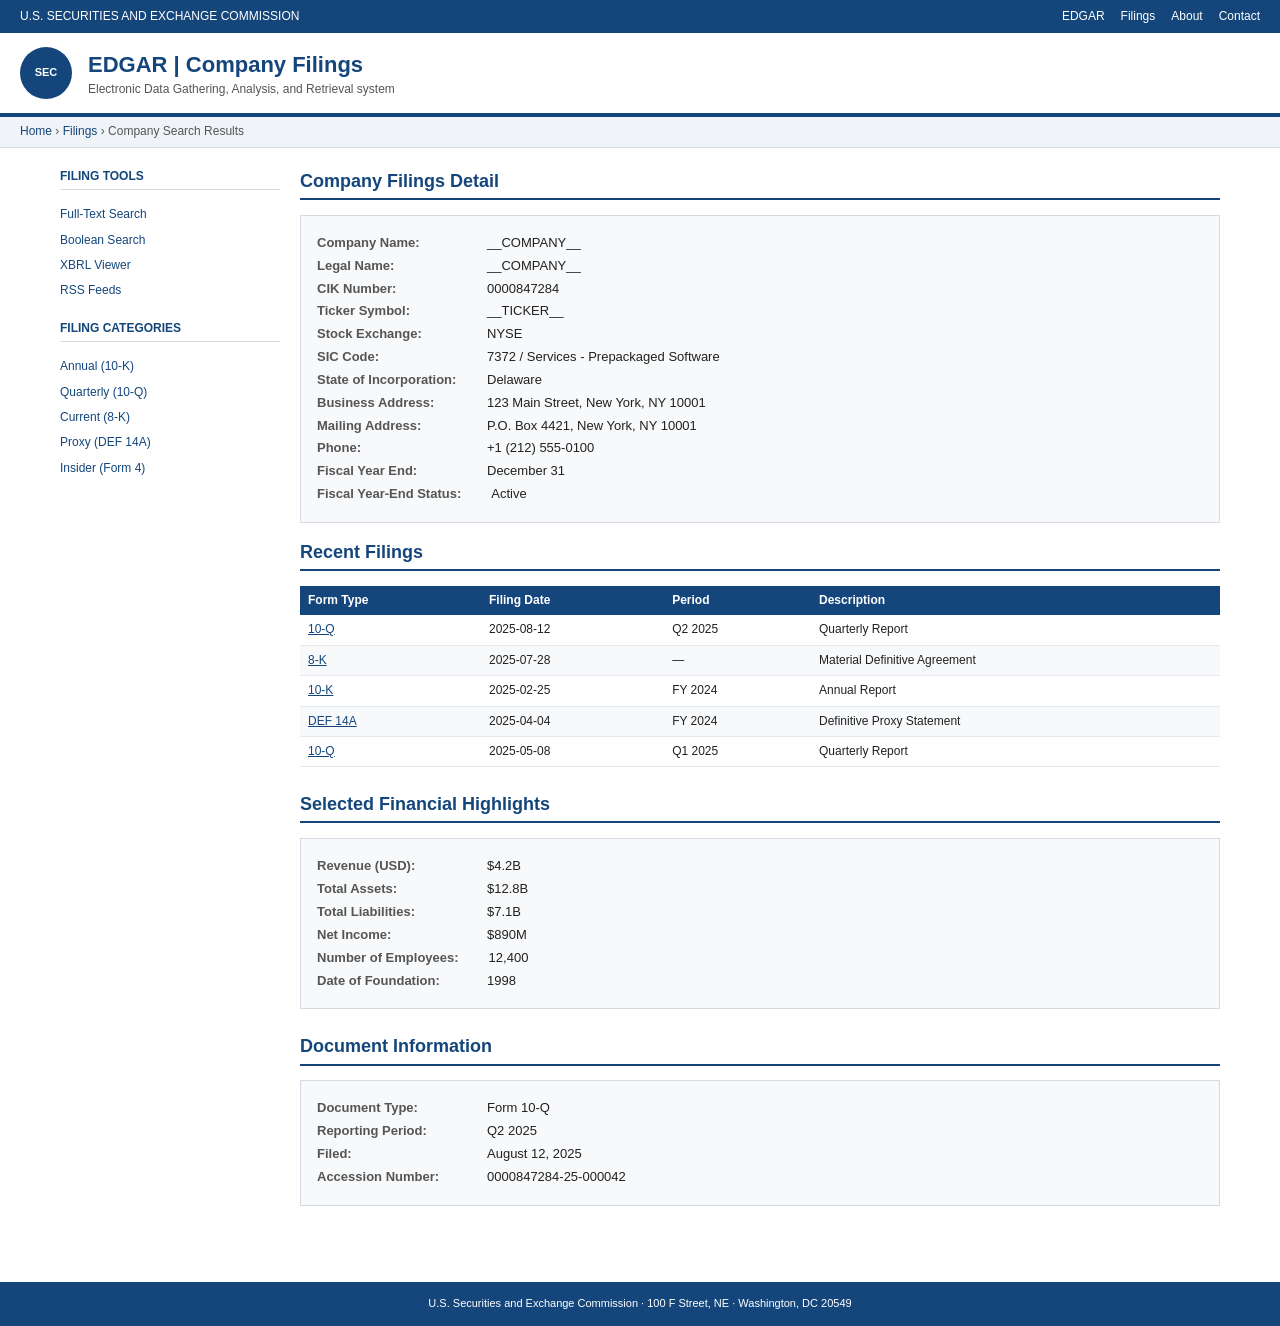
<file: public/snapshots/sec-edgar.html>
<!DOCTYPE html>
<html lang="en">
<head>
<meta charset="UTF-8" />
<title>EDGAR | Company Filings</title>
<style>
  * { box-sizing: border-box; }
  body { margin: 0; font-family: Arial, Helvetica, sans-serif; color: #212121; background: #fff; font-size: 14px; line-height: 1.45; }
  .top-bar { background: #14467c; color: #fff; padding: 8px 20px; font-size: 12px; display: flex; justify-content: space-between; }
  .top-bar a { color: #fff; text-decoration: none; margin-left: 16px; }
  .header { background: #fff; border-bottom: 4px solid #14467c; padding: 14px 20px; display: flex; align-items: center; gap: 16px; }
  .header .seal { width: 52px; height: 52px; border-radius: 50%; background: #14467c; color: #fff; display: flex; align-items: center; justify-content: center; font-weight: bold; font-size: 11px; text-align: center; }
  .header h1 { margin: 0; font-size: 22px; color: #14467c; }
  .header .sub { font-size: 12px; color: #555; }
  nav.crumbs { background: #f0f3f7; padding: 6px 20px; font-size: 12px; color: #555; border-bottom: 1px solid #d4dae2; }
  nav.crumbs a { color: #14467c; text-decoration: none; }
  .layout { display: grid; grid-template-columns: 220px 1fr; gap: 20px; padding: 20px; max-width: 1200px; margin: 0 auto; }
  aside { font-size: 12px; }
  aside h3 { font-size: 12px; text-transform: uppercase; color: #14467c; border-bottom: 1px solid #d4dae2; padding-bottom: 4px; margin-top: 0; }
  aside ul { list-style: none; padding: 0; margin: 0 0 16px; }
  aside li { padding: 4px 0; }
  aside a { color: #14467c; text-decoration: none; }
  main h2 { font-size: 18px; color: #14467c; border-bottom: 2px solid #14467c; padding-bottom: 4px; margin-top: 0; }
  .company-card { background: #f8f9fb; border: 1px solid #d4dae2; padding: 14px 16px; margin-bottom: 16px; }
  .company-card .row { display: flex; gap: 30px; margin: 4px 0; font-size: 13px; }
  .company-card .label { font-weight: bold; color: #555; min-width: 140px; }
  table.filings { width: 100%; border-collapse: collapse; font-size: 12px; }
  table.filings th { background: #14467c; color: #fff; text-align: left; padding: 6px 8px; font-weight: 600; }
  table.filings td { padding: 6px 8px; border-bottom: 1px solid #e5e8ee; }
  table.filings tr:nth-child(even) td { background: #f8f9fb; }
  .filing-link { color: #14467c; text-decoration: underline; cursor: pointer; }
  footer { background: #14467c; color: #fff; padding: 14px 20px; font-size: 11px; text-align: center; margin-top: 40px; }
  /* Highlight injected from parent */
  .__xdas_hl__ {
    background: #fde047 !important;
    outline: 2px solid #f59e0b !important;
    border-radius: 3px !important;
    padding: 1px 3px !important;
    box-shadow: 0 0 0 4px rgba(253, 224, 71, 0.35) !important;
    transition: background 0.2s ease;
  }
  @keyframes __xdas_pulse__ { 0%,100% { box-shadow: 0 0 0 4px rgba(253, 224, 71, 0.35);} 50% { box-shadow: 0 0 0 10px rgba(253, 224, 71, 0.15);} }
  .__xdas_hl_pulse__ { animation: __xdas_pulse__ 1.4s ease-in-out infinite; }
</style>
</head>
<body>
  <div class="top-bar">
    <span>U.S. SECURITIES AND EXCHANGE COMMISSION</span>
    <span><a href="#">EDGAR</a><a href="#">Filings</a><a href="#">About</a><a href="#">Contact</a></span>
  </div>
  <header class="header">
    <div class="seal">SEC</div>
    <div>
      <h1>EDGAR | Company Filings</h1>
      <div class="sub">Electronic Data Gathering, Analysis, and Retrieval system</div>
    </div>
  </header>
  <nav class="crumbs"><a href="#">Home</a> &rsaquo; <a href="#">Filings</a> &rsaquo; Company Search Results</nav>

  <div class="layout">
    <aside>
      <h3>Filing Tools</h3>
      <ul>
        <li><a href="#">Full-Text Search</a></li>
        <li><a href="#">Boolean Search</a></li>
        <li><a href="#">XBRL Viewer</a></li>
        <li><a href="#">RSS Feeds</a></li>
      </ul>
      <h3>Filing Categories</h3>
      <ul>
        <li><a href="#">Annual (10-K)</a></li>
        <li><a href="#">Quarterly (10-Q)</a></li>
        <li><a href="#">Current (8-K)</a></li>
        <li><a href="#">Proxy (DEF 14A)</a></li>
        <li><a href="#">Insider (Form 4)</a></li>
      </ul>
    </aside>

    <main>
      <h2>Company Filings Detail</h2>

      <div class="company-card">
        <div class="row"><span class="label">Company Name:</span><span data-field="companyName" data-legal-name>__COMPANY__</span></div>
        <div class="row"><span class="label">Legal Name:</span><span data-field="legalName">__COMPANY__</span></div>
        <div class="row"><span class="label">CIK Number:</span><span data-field="registrationId">0000847284</span></div>
        <div class="row"><span class="label">Ticker Symbol:</span><span data-field="ticker">__TICKER__</span></div>
        <div class="row"><span class="label">Stock Exchange:</span><span data-field="exchange">NYSE</span></div>
        <div class="row"><span class="label">SIC Code:</span><span data-field="naicsSic">7372 / Services - Prepackaged Software</span></div>
        <div class="row"><span class="label">State of Incorporation:</span><span data-field="state">Delaware</span></div>
        <div class="row"><span class="label">Business Address:</span><span data-field="address">123 Main Street, New York, NY 10001</span></div>
        <div class="row"><span class="label">Mailing Address:</span><span>P.O. Box 4421, New York, NY 10001</span></div>
        <div class="row"><span class="label">Phone:</span><span data-field="phone">+1 (212) 555-0100</span></div>
        <div class="row"><span class="label">Fiscal Year End:</span><span data-field="fiscalYearEnd">December 31</span></div>
        <div class="row"><span class="label">Fiscal Year-End Status:</span><span data-field="entityStatus">Active</span></div>
      </div>

      <h2>Recent Filings</h2>
      <table class="filings">
        <thead>
          <tr><th>Form Type</th><th>Filing Date</th><th>Period</th><th>Description</th></tr>
        </thead>
        <tbody>
          <tr><td><span class="filing-link">10-Q</span></td><td>2025-08-12</td><td><span data-field="reportingPeriod">Q2 2025</span></td><td>Quarterly Report</td></tr>
          <tr><td><span class="filing-link">8-K</span></td><td>2025-07-28</td><td>—</td><td>Material Definitive Agreement</td></tr>
          <tr><td><span class="filing-link">10-K</span></td><td>2025-02-25</td><td>FY 2024</td><td>Annual Report</td></tr>
          <tr><td><span class="filing-link">DEF 14A</span></td><td>2025-04-04</td><td>FY 2024</td><td>Definitive Proxy Statement</td></tr>
          <tr><td><span class="filing-link">10-Q</span></td><td>2025-05-08</td><td>Q1 2025</td><td>Quarterly Report</td></tr>
        </tbody>
      </table>

      <h2 style="margin-top:24px;">Selected Financial Highlights</h2>
      <div class="company-card">
        <div class="row"><span class="label">Revenue (USD):</span><span data-field="revenue">$4.2B</span></div>
        <div class="row"><span class="label">Total Assets:</span><span data-field="assets">$12.8B</span></div>
        <div class="row"><span class="label">Total Liabilities:</span><span data-field="liabilities">$7.1B</span></div>
        <div class="row"><span class="label">Net Income:</span><span data-field="netIncome">$890M</span></div>
        <div class="row"><span class="label">Number of Employees:</span><span data-field="numEmployees">12,400</span></div>
        <div class="row"><span class="label">Date of Foundation:</span><span data-field="foundationYear">1998</span></div>
      </div>

      <h2 style="margin-top:24px;">Document Information</h2>
      <div class="company-card">
        <div class="row"><span class="label">Document Type:</span><span data-field="documentType">Form 10-Q</span></div>
        <div class="row"><span class="label">Reporting Period:</span><span data-field="reportingPeriod">Q2 2025</span></div>
        <div class="row"><span class="label">Filed:</span><span>August 12, 2025</span></div>
        <div class="row"><span class="label">Accession Number:</span><span>0000847284-25-000042</span></div>
      </div>
    </main>
  </div>

  <footer>U.S. Securities and Exchange Commission &middot; 100 F Street, NE &middot; Washington, DC 20549</footer>
</body>
</html>
</file>
